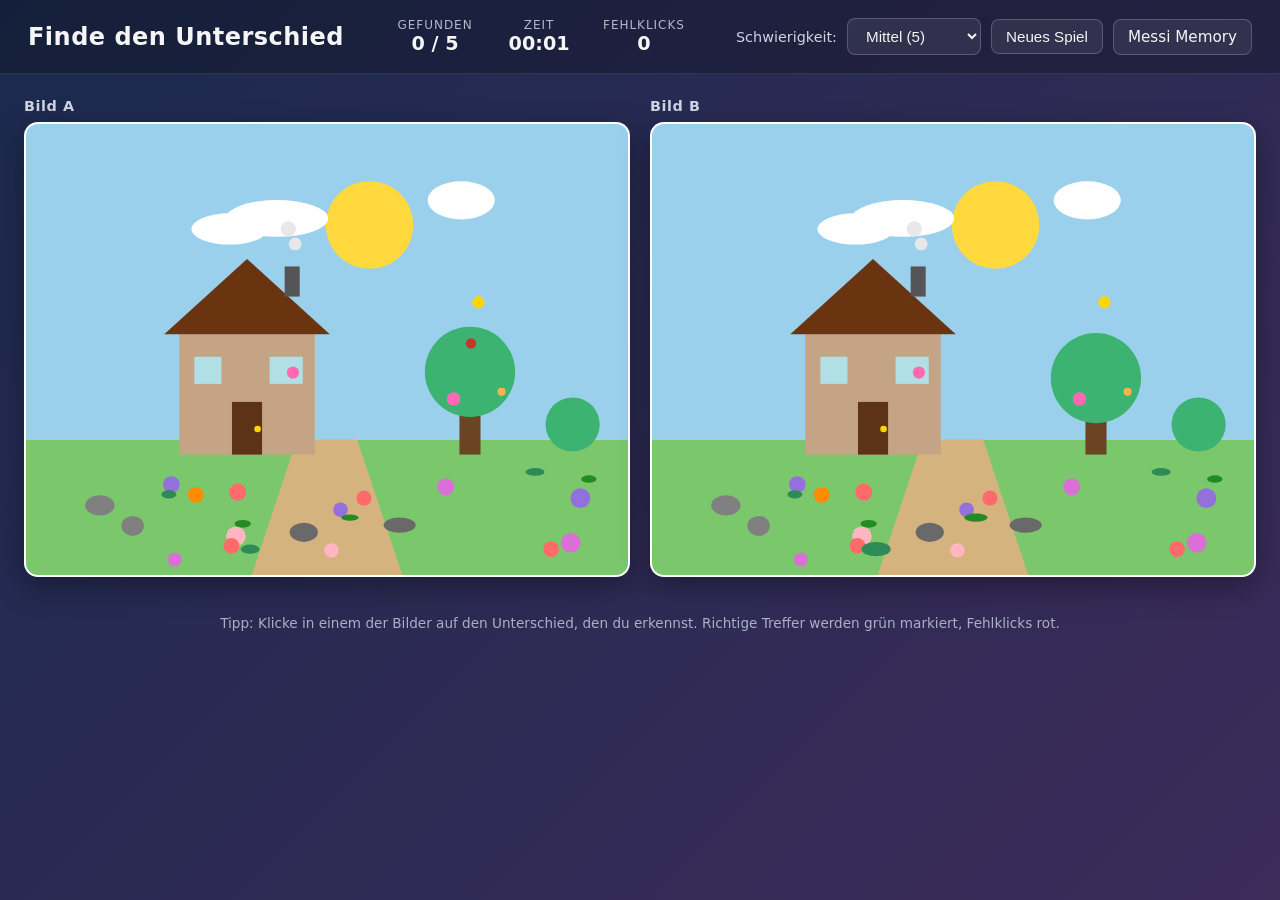
<file: index.html>
<!DOCTYPE html>
<html lang="de">
<head>
  <meta charset="UTF-8" />
  <meta name="viewport" content="width=device-width, initial-scale=1.0" />
  <title>Finde den Unterschied</title>
  <link rel="stylesheet" href="style.css" />
</head>
<body>
  <header class="topbar">
    <h1>Finde den Unterschied</h1>
    <div class="stats">
      <div class="stat">
        <span class="stat-label">Gefunden</span>
        <span class="stat-value"><span id="found">0</span> / <span id="total">0</span></span>
      </div>
      <div class="stat">
        <span class="stat-label">Zeit</span>
        <span class="stat-value" id="timer">00:00</span>
      </div>
      <div class="stat">
        <span class="stat-label">Fehlklicks</span>
        <span class="stat-value" id="misses">0</span>
      </div>
    </div>
    <div class="controls">
      <label for="difficulty">Schwierigkeit:</label>
      <select id="difficulty">
        <option value="easy">Leicht (3)</option>
        <option value="medium" selected>Mittel (5)</option>
        <option value="hard">Schwer (8)</option>
        <option value="expert">Experte (12)</option>
      </select>
      <button id="new-game">Neues Spiel</button>
      <a class="linklike" href="memory.html">Messi&nbsp;Memory</a>
    </div>
  </header>

  <main class="board">
    <div class="scene-wrap">
      <div class="scene-label">Bild A</div>
      <div class="scene" id="scene-a"></div>
    </div>
    <div class="scene-wrap">
      <div class="scene-label">Bild B</div>
      <div class="scene" id="scene-b"></div>
    </div>
  </main>

  <div id="overlay" class="overlay hidden">
    <div class="overlay-card">
      <h2 id="overlay-title">Geschafft!</h2>
      <p id="overlay-text">Du hast alle Unterschiede gefunden.</p>
      <button id="overlay-close">Nochmal spielen</button>
    </div>
  </div>

  <footer class="hint">
    Tipp: Klicke in einem der Bilder auf den Unterschied, den du erkennst. Richtige Treffer werden grün markiert, Fehlklicks rot.
  </footer>

  <script src="game.js"></script>
</body>
</html>
</file>
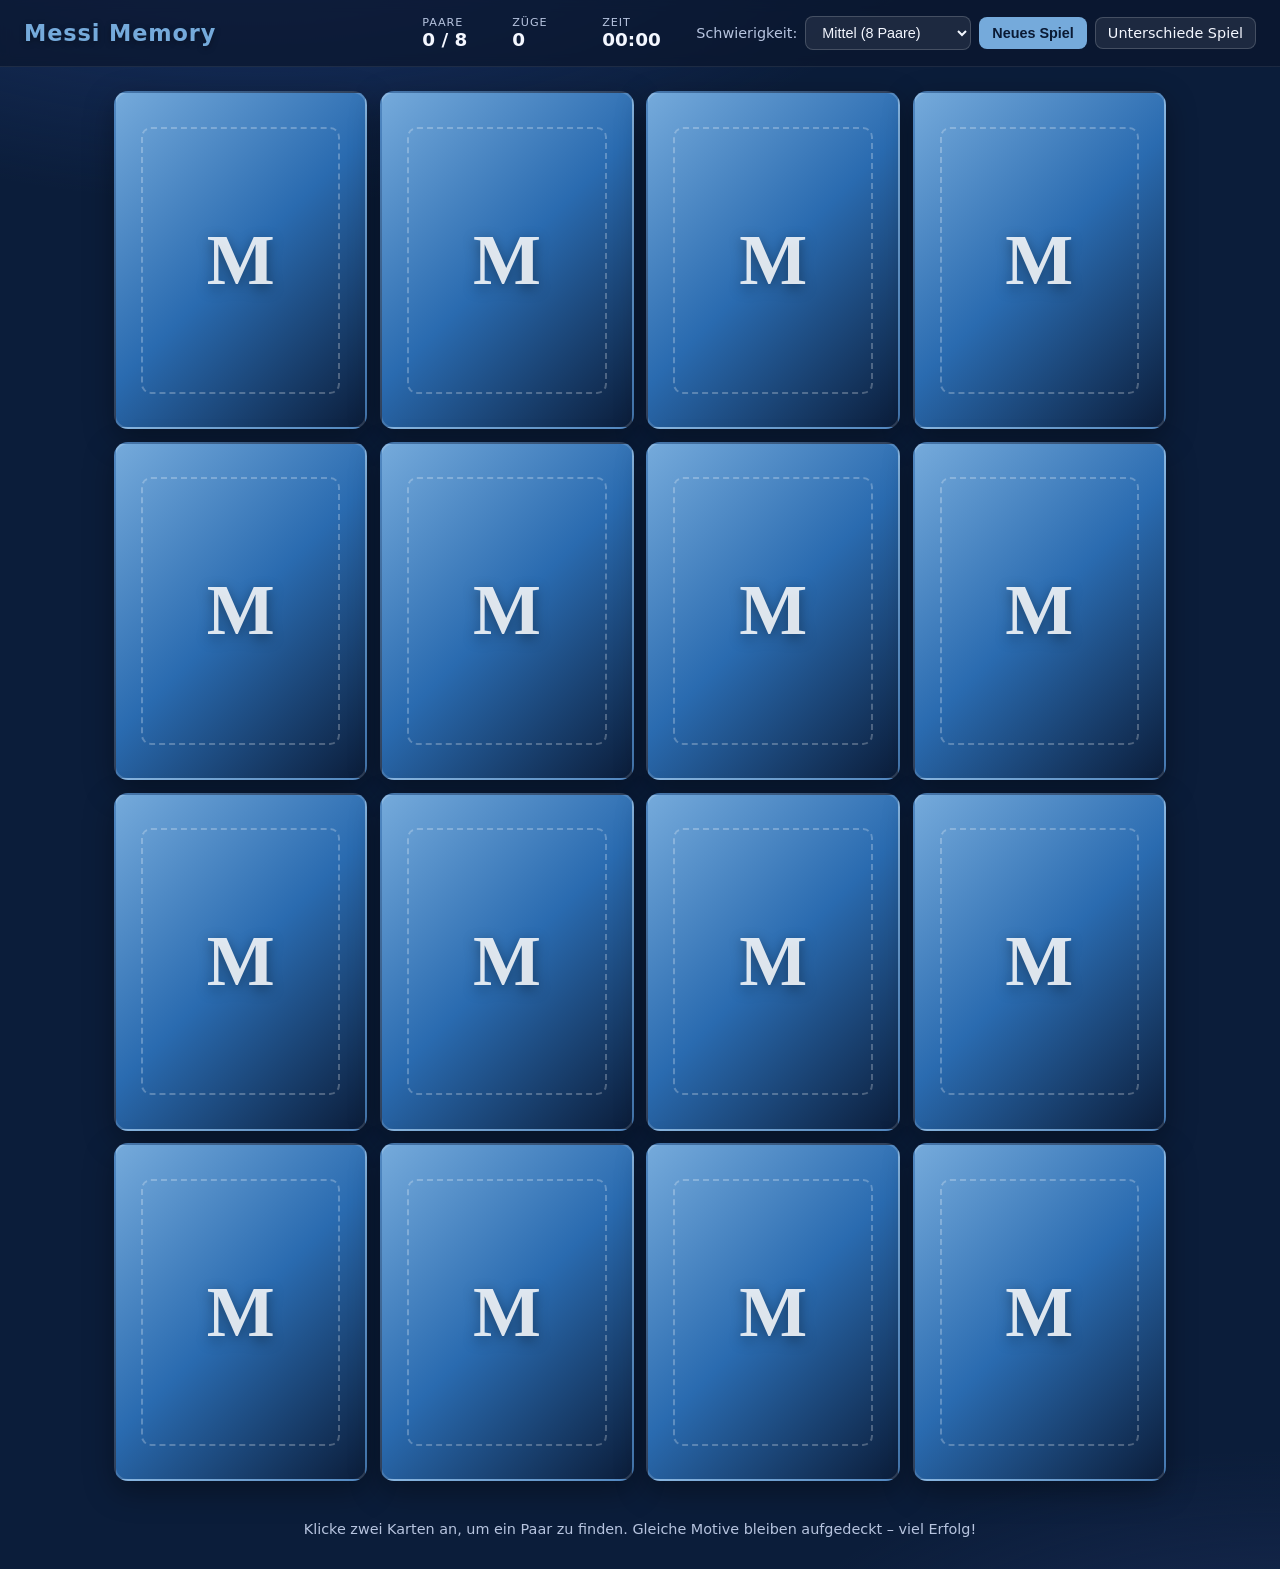
<file: memory.html>
<!DOCTYPE html>
<html lang="de">
<head>
  <meta charset="UTF-8" />
  <meta name="viewport" content="width=device-width, initial-scale=1.0" />
  <title>Messi Memory</title>
  <link rel="stylesheet" href="memory.css" />
</head>
<body>
  <header class="topbar">
    <h1>Messi Memory</h1>
    <div class="stats">
      <div class="stat">
        <span class="stat-label">Paare</span>
        <span class="stat-value"><span id="found">0</span> / <span id="total">0</span></span>
      </div>
      <div class="stat">
        <span class="stat-label">Züge</span>
        <span class="stat-value" id="moves">0</span>
      </div>
      <div class="stat">
        <span class="stat-label">Zeit</span>
        <span class="stat-value" id="timer">00:00</span>
      </div>
    </div>
    <div class="controls">
      <label for="difficulty">Schwierigkeit:</label>
      <select id="difficulty">
        <option value="easy">Leicht (6 Paare)</option>
        <option value="medium" selected>Mittel (8 Paare)</option>
        <option value="hard">Schwer (10 Paare)</option>
      </select>
      <button id="new-game">Neues Spiel</button>
      <a class="linklike" href="index.html">Unterschiede&nbsp;Spiel</a>
    </div>
  </header>

  <main class="board" id="board"></main>

  <div id="overlay" class="overlay hidden">
    <div class="overlay-card">
      <h2 id="overlay-title">Geschafft! 🏆</h2>
      <p id="overlay-text">Du hast alle Paare gefunden.</p>
      <button id="overlay-close">Nochmal spielen</button>
    </div>
  </div>

  <footer class="hint">
    Klicke zwei Karten an, um ein Paar zu finden. Gleiche Motive bleiben aufgedeckt – viel Erfolg!
  </footer>

  <script src="memory.js"></script>
</body>
</html>
</file>
<file: style.css>
* {
  box-sizing: border-box;
}

html, body {
  margin: 0;
  padding: 0;
  min-height: 100vh;
  background: linear-gradient(135deg, #1b2a4e 0%, #3d2b5a 100%);
  color: #f5f5f5;
  font-family: system-ui, -apple-system, "Segoe UI", Roboto, sans-serif;
}

.topbar {
  display: flex;
  flex-wrap: wrap;
  align-items: center;
  justify-content: space-between;
  gap: 16px;
  padding: 18px 28px;
  background: rgba(0, 0, 0, 0.25);
  border-bottom: 1px solid rgba(255, 255, 255, 0.1);
}

.topbar h1 {
  margin: 0;
  font-size: 1.5rem;
  letter-spacing: 0.02em;
}

.stats {
  display: flex;
  gap: 24px;
}

.stat {
  display: flex;
  flex-direction: column;
  align-items: center;
  min-width: 80px;
}

.stat-label {
  font-size: 0.75rem;
  text-transform: uppercase;
  letter-spacing: 0.08em;
  color: #b5b8c7;
}

.stat-value {
  font-size: 1.2rem;
  font-weight: 600;
  font-variant-numeric: tabular-nums;
}

.controls {
  display: flex;
  align-items: center;
  gap: 10px;
}

.controls label {
  font-size: 0.9rem;
  color: #d0d3e0;
}

.controls select,
.controls button,
.controls .linklike {
  padding: 8px 14px;
  border-radius: 8px;
  border: 1px solid rgba(255, 255, 255, 0.2);
  background: rgba(255, 255, 255, 0.08);
  color: #f5f5f5;
  font-size: 0.95rem;
  cursor: pointer;
  text-decoration: none;
  transition: background 0.15s ease, transform 0.15s ease;
}

.controls select:hover,
.controls button:hover,
.controls .linklike:hover {
  background: rgba(255, 255, 255, 0.18);
}

.controls button:active {
  transform: scale(0.97);
}

.board {
  display: grid;
  grid-template-columns: 1fr 1fr;
  gap: 20px;
  padding: 24px;
  max-width: 1400px;
  margin: 0 auto;
}

@media (max-width: 860px) {
  .board {
    grid-template-columns: 1fr;
  }
}

.scene-wrap {
  display: flex;
  flex-direction: column;
  gap: 8px;
}

.scene-label {
  font-size: 0.9rem;
  font-weight: 600;
  color: #d0d3e0;
  letter-spacing: 0.04em;
}

.scene {
  position: relative;
  width: 100%;
  aspect-ratio: 4 / 3;
  border-radius: 14px;
  overflow: hidden;
  box-shadow: 0 10px 30px rgba(0, 0, 0, 0.35);
  border: 2px solid rgba(255, 255, 255, 0.12);
  background: #ffffff;
}

.scene svg {
  display: block;
  width: 100%;
  height: 100%;
}

.marker {
  position: absolute;
  width: 44px;
  height: 44px;
  margin-left: -22px;
  margin-top: -22px;
  border-radius: 50%;
  pointer-events: none;
  border: 3px solid currentColor;
  box-shadow: 0 0 0 2px rgba(255, 255, 255, 0.6), 0 4px 14px rgba(0, 0, 0, 0.35);
  animation: pop 0.3s ease;
}

.marker.found {
  color: #2bc48a;
  background: rgba(43, 196, 138, 0.18);
}

.marker.miss {
  color: #e74c6b;
  background: rgba(231, 76, 107, 0.18);
  animation: pop 0.3s ease, fade 1.2s ease forwards;
}

@keyframes pop {
  from { transform: scale(0.3); opacity: 0; }
  to   { transform: scale(1);   opacity: 1; }
}

@keyframes fade {
  0%   { opacity: 1; }
  70%  { opacity: 1; }
  100% { opacity: 0; transform: scale(1.4); }
}

.overlay {
  position: fixed;
  inset: 0;
  display: flex;
  align-items: center;
  justify-content: center;
  background: rgba(0, 0, 0, 0.55);
  backdrop-filter: blur(4px);
  z-index: 20;
}

.overlay.hidden {
  display: none;
}

.overlay-card {
  background: #1f2a4a;
  border: 1px solid rgba(255, 255, 255, 0.15);
  border-radius: 16px;
  padding: 28px 36px;
  text-align: center;
  box-shadow: 0 20px 60px rgba(0, 0, 0, 0.5);
  max-width: 420px;
}

.overlay-card h2 {
  margin: 0 0 10px;
  font-size: 1.8rem;
}

.overlay-card p {
  margin: 0 0 20px;
  color: #c6cad8;
}

.overlay-card button {
  padding: 10px 22px;
  border: none;
  border-radius: 10px;
  background: linear-gradient(135deg, #6c7cff, #a66bff);
  color: white;
  font-size: 1rem;
  font-weight: 600;
  cursor: pointer;
  transition: transform 0.1s ease, filter 0.1s ease;
}

.overlay-card button:hover {
  filter: brightness(1.1);
}

.overlay-card button:active {
  transform: scale(0.97);
}

.hint {
  text-align: center;
  padding: 14px;
  color: #aab0c4;
  font-size: 0.85rem;
}
</file>
<file: memory.css>
:root {
  --bg: #0b1d3a;
  --bg-2: #122c5c;
  --accent: #75aadb;   /* argentinisches Hellblau */
  --accent-2: #f6b40e; /* gold */
  --text: #f4f7ff;
  --muted: #b7c4df;
  --card-back: linear-gradient(135deg, #75aadb 0%, #2a6bb0 50%, #0b1d3a 100%);
  --ok: #3ddc84;
  --shadow: 0 10px 30px rgba(0, 0, 0, 0.35);
}

* { box-sizing: border-box; }

html, body {
  margin: 0;
  padding: 0;
  background: radial-gradient(1200px 600px at 20% -10%, #1e3a74 0%, transparent 60%),
              radial-gradient(1000px 500px at 100% 110%, #1b2d57 0%, transparent 55%),
              var(--bg);
  color: var(--text);
  font-family: system-ui, -apple-system, "Segoe UI", Roboto, Helvetica, Arial, sans-serif;
  min-height: 100vh;
}

.topbar {
  display: flex;
  flex-wrap: wrap;
  align-items: center;
  gap: 1rem 1.5rem;
  padding: 1rem 1.5rem;
  background: rgba(10, 22, 45, 0.7);
  backdrop-filter: blur(6px);
  border-bottom: 1px solid rgba(255, 255, 255, 0.08);
  position: sticky;
  top: 0;
  z-index: 5;
}

.topbar h1 {
  margin: 0;
  font-size: 1.4rem;
  letter-spacing: 0.04em;
  color: var(--accent);
  text-shadow: 0 2px 6px rgba(0, 0, 0, 0.35);
}

.stats {
  display: flex;
  gap: 1.25rem;
  margin-left: auto;
}

.stat {
  display: flex;
  flex-direction: column;
  min-width: 70px;
}

.stat-label {
  font-size: 0.7rem;
  color: var(--muted);
  text-transform: uppercase;
  letter-spacing: 0.08em;
}

.stat-value {
  font-size: 1.15rem;
  font-weight: 700;
  color: var(--text);
}

.controls {
  display: flex;
  align-items: center;
  gap: 0.5rem;
}

.controls label {
  color: var(--muted);
  font-size: 0.9rem;
}

.controls select,
.controls button,
.controls .linklike {
  background: rgba(255, 255, 255, 0.08);
  color: var(--text);
  border: 1px solid rgba(255, 255, 255, 0.18);
  border-radius: 8px;
  padding: 0.45rem 0.75rem;
  font-size: 0.9rem;
  cursor: pointer;
  text-decoration: none;
  transition: background 0.15s ease, transform 0.15s ease;
}

.controls button {
  background: var(--accent);
  color: #0a1a34;
  border-color: transparent;
  font-weight: 700;
}

.controls button:hover,
.controls select:hover,
.controls .linklike:hover {
  transform: translateY(-1px);
}

.board {
  display: grid;
  gap: 0.8rem;
  padding: 1.5rem;
  margin: 0 auto;
  max-width: 1100px;
  grid-template-columns: repeat(var(--cols, 4), 1fr);
}

.card {
  position: relative;
  aspect-ratio: 3 / 4;
  perspective: 900px;
  cursor: pointer;
  user-select: none;
}

.card-inner {
  position: absolute;
  inset: 0;
  transform-style: preserve-3d;
  transition: transform 0.5s cubic-bezier(0.2, 0.8, 0.2, 1);
  border-radius: 14px;
  box-shadow: var(--shadow);
}

.card.flipped .card-inner,
.card.matched .card-inner {
  transform: rotateY(180deg);
}

.card-face {
  position: absolute;
  inset: 0;
  border-radius: 14px;
  backface-visibility: hidden;
  overflow: hidden;
  display: flex;
  align-items: center;
  justify-content: center;
  background: #0f2249;
}

.card-face.front {
  background: var(--card-back);
  border: 2px solid rgba(255, 255, 255, 0.15);
}

.card-face.front::before {
  content: "";
  position: absolute;
  inset: 10%;
  border-radius: 10px;
  border: 2px dashed rgba(255, 255, 255, 0.25);
}

.card-face.front::after {
  content: "M";
  font-family: "Georgia", serif;
  font-weight: 900;
  font-size: clamp(2.5rem, 7vw, 4.5rem);
  color: rgba(255, 255, 255, 0.85);
  text-shadow: 0 4px 14px rgba(0, 0, 0, 0.4);
}

.card-face.back {
  transform: rotateY(180deg);
  background: #fff;
  padding: 0;
}

.card-face.back svg {
  width: 100%;
  height: 100%;
  display: block;
}

.card.matched .card-face.back {
  outline: 3px solid var(--ok);
  outline-offset: -3px;
}

.card.matched {
  animation: pop 0.35s ease;
}

@keyframes pop {
  0%   { transform: scale(1); }
  40%  { transform: scale(1.05); }
  100% { transform: scale(1); }
}

.card.locked {
  pointer-events: none;
}

.overlay {
  position: fixed;
  inset: 0;
  background: rgba(3, 10, 25, 0.7);
  display: flex;
  align-items: center;
  justify-content: center;
  z-index: 10;
}

.overlay.hidden { display: none; }

.overlay-card {
  background: #0e1f44;
  border: 1px solid rgba(255, 255, 255, 0.15);
  padding: 2rem 2.5rem;
  border-radius: 16px;
  text-align: center;
  box-shadow: var(--shadow);
  max-width: 90%;
}

.overlay-card h2 {
  margin: 0 0 0.5rem;
  color: var(--accent-2);
}

.overlay-card p {
  margin: 0 0 1.25rem;
  color: var(--muted);
}

.overlay-card button {
  background: var(--accent);
  color: #0a1a34;
  border: 0;
  border-radius: 8px;
  padding: 0.6rem 1.25rem;
  font-weight: 700;
  cursor: pointer;
}

.hint {
  padding: 1rem 1.5rem 2rem;
  text-align: center;
  color: var(--muted);
  font-size: 0.9rem;
}

@media (max-width: 720px) {
  .stats { order: 3; width: 100%; margin-left: 0; }
  .controls { order: 2; }
  .board { padding: 1rem; gap: 0.6rem; }
}
</file>
